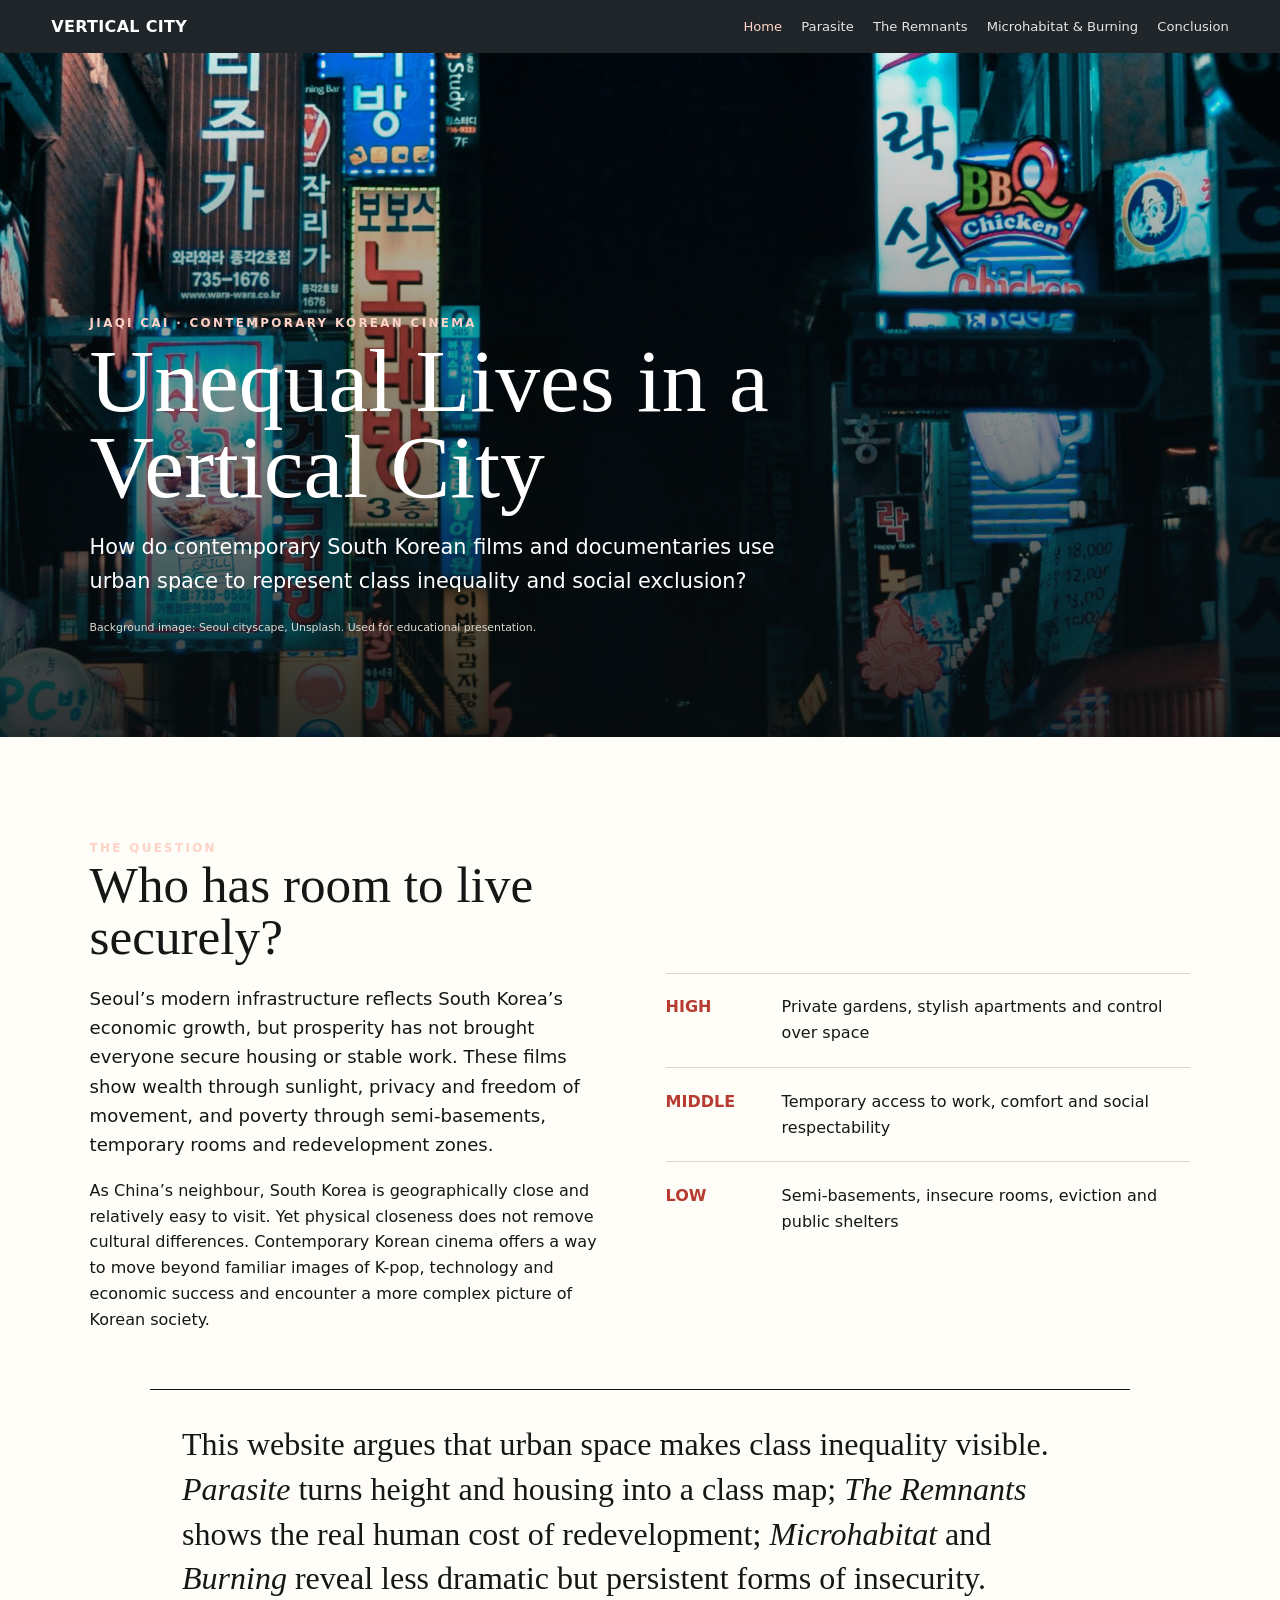
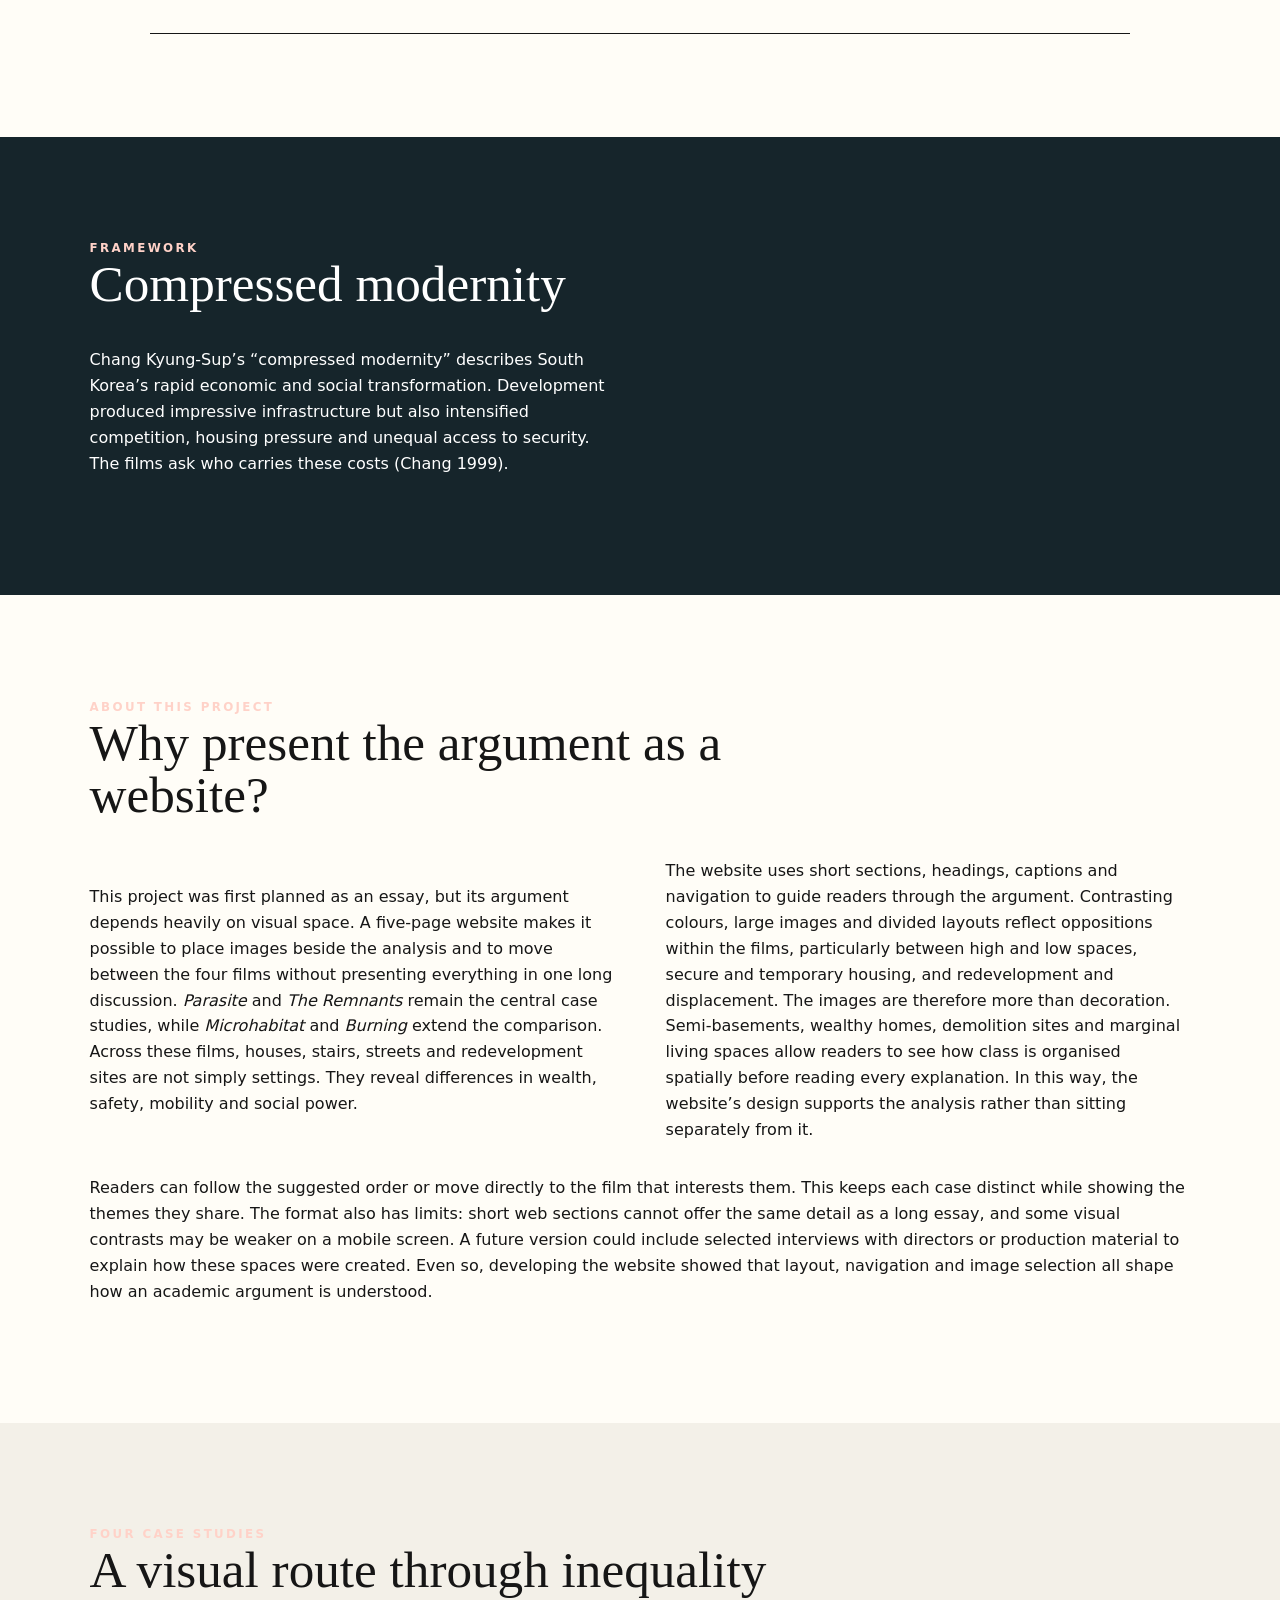
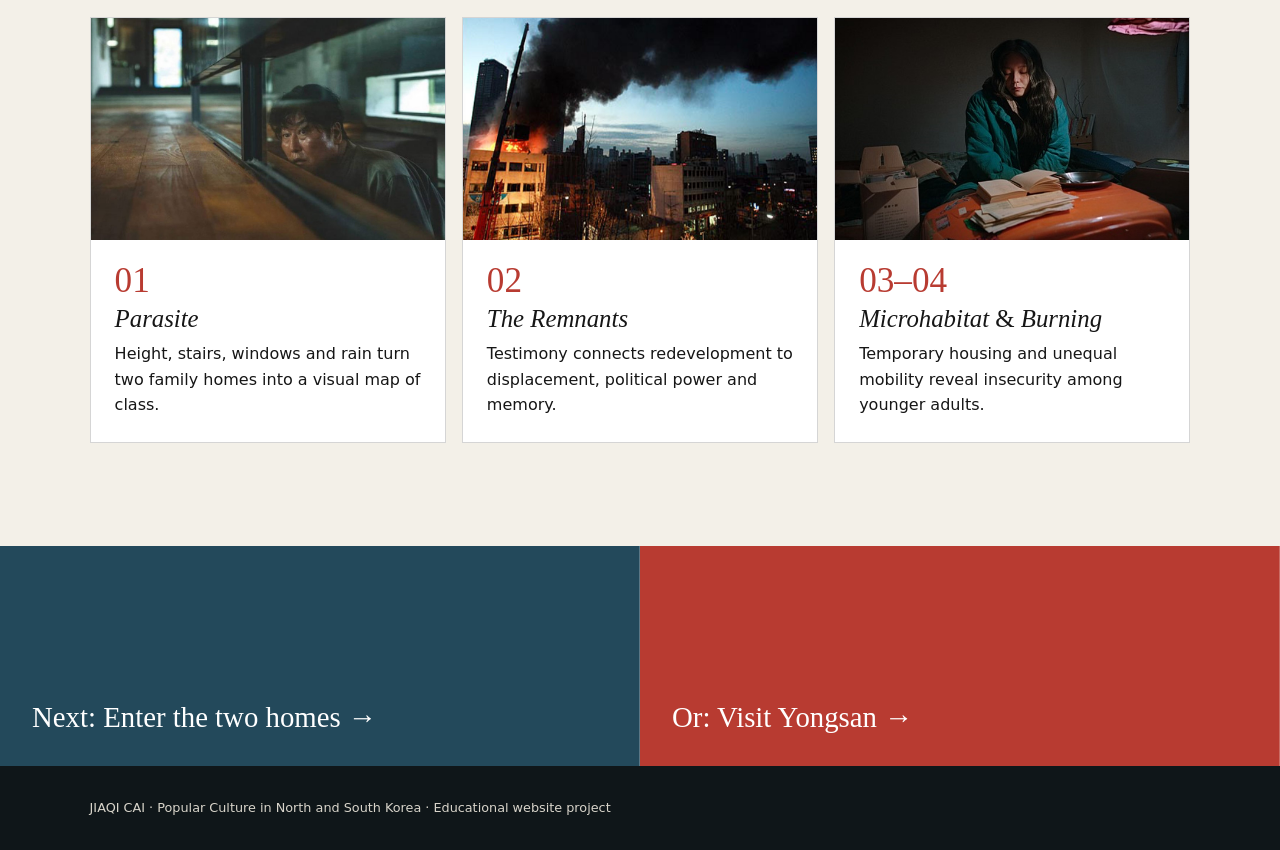
<file: index.html>
<!doctype html>
<html lang="en">
<head>
  <meta charset="utf-8"><meta name="viewport" content="width=device-width, initial-scale=1">
  <title>Unequal Lives in a Vertical City</title>
  <meta name="description" content="Class and urban space in contemporary South Korean cinema.">
  <link rel="stylesheet" href="styles.css"><script src="script.js" defer></script>
</head>
<body>
<header class="site-header"><a class="brand" href="index.html">VERTICAL CITY</a><button class="nav-toggle" aria-expanded="false" aria-label="Open navigation">☰</button><nav><a aria-current="page" href="index.html">Home</a><a href="parasite.html">Parasite</a><a href="remnants.html">The Remnants</a><a href="comparisons.html">Microhabitat &amp; Burning</a><a href="conclusion.html">Conclusion</a></nav></header>
<main>
  <section class="hero"><div><div class="eyebrow">Jiaqi Cai · Contemporary Korean Cinema</div><h1>Unequal Lives in a Vertical City</h1><p>How do contemporary South Korean films and documentaries use urban space to represent class inequality and social exclusion?</p><p class="hero-credit">Background image: Seoul cityscape, Unsplash. Used for educational presentation.</p></div></section>

  <section class="section light reveal"><div class="grid-2"><div><div class="eyebrow">The question</div><h2 class="section-title">Who has room to live securely?</h2><p class="lead">Seoul’s modern infrastructure reflects South Korea’s economic growth, but prosperity has not brought everyone secure housing or stable work. These films show wealth through sunlight, privacy and freedom of movement, and poverty through semi-basements, temporary rooms and redevelopment zones.</p><p>As China’s neighbour, South Korea is geographically close and relatively easy to visit. Yet physical closeness does not remove cultural differences. Contemporary Korean cinema offers a way to move beyond familiar images of K-pop, technology and economic success and encounter a more complex picture of Korean society.</p></div><div class="vertical-map"><div class="level"><strong>HIGH</strong><span>Private gardens, stylish apartments and control over space</span></div><div class="level"><strong>MIDDLE</strong><span>Temporary access to work, comfort and social respectability</span></div><div class="level"><strong>LOW</strong><span>Semi-basements, insecure rooms, eviction and public shelters</span></div></div></div>
    <div class="thesis">This website argues that urban space makes class inequality visible. <em>Parasite</em> turns height and housing into a class map; <em>The Remnants</em> shows the real human cost of redevelopment; <em>Microhabitat</em> and <em>Burning</em> reveal less dramatic but persistent forms of insecurity.</div>
  </section>

  <section class="section dark reveal"><div class="eyebrow">Framework</div><h2 class="section-title">Compressed modernity</h2><div class="grid-2"><p>Chang Kyung-Sup’s “compressed modernity” describes South Korea’s rapid economic and social transformation. Development produced impressive infrastructure but also intensified competition, housing pressure and unequal access to security. The films ask who carries these costs (Chang 1999).</p></div></section>

  <section class="section light reveal"><div class="eyebrow">About this project</div><h2 class="section-title">Why present the argument as a website?</h2><div class="grid-2"><p>This project was first planned as an essay, but its argument depends heavily on visual space. A five-page website makes it possible to place images beside the analysis and to move between the four films without presenting everything in one long discussion. <em>Parasite</em> and <em>The Remnants</em> remain the central case studies, while <em>Microhabitat</em> and <em>Burning</em> extend the comparison. Across these films, houses, stairs, streets and redevelopment sites are not simply settings. They reveal differences in wealth, safety, mobility and social power.</p><p>The website uses short sections, headings, captions and navigation to guide readers through the argument. Contrasting colours, large images and divided layouts reflect oppositions within the films, particularly between high and low spaces, secure and temporary housing, and redevelopment and displacement. The images are therefore more than decoration. Semi-basements, wealthy homes, demolition sites and marginal living spaces allow readers to see how class is organised spatially before reading every explanation. In this way, the website’s design supports the analysis rather than sitting separately from it.</p></div><p>Readers can follow the suggested order or move directly to the film that interests them. This keeps each case distinct while showing the themes they share. The format also has limits: short web sections cannot offer the same detail as a long essay, and some visual contrasts may be weaker on a mobile screen. A future version could include selected interviews with directors or production material to explain how these spaces were created. Even so, developing the website showed that layout, navigation and image selection all shape how an academic argument is understood.</p></section>

  <section class="section reveal"><div class="eyebrow">Four case studies</div><h2 class="section-title">A visual route through inequality</h2><div class="grid-3 case-grid"><a class="case-card" href="parasite.html"><img src="parasite-architecture.jpg" alt="A lower-level interior in Parasite"><div class="case-copy"><span class="number">01</span><h3><em>Parasite</em></h3><p>Height, stairs, windows and rain turn two family homes into a visual map of class.</p></div></a><a class="case-card" href="remnants.html"><img src="yongsan-redevelopment.jpg" alt="The Yongsan redevelopment site"><div class="case-copy"><span class="number">02</span><h3><em>The Remnants</em></h3><p>Testimony connects redevelopment to displacement, political power and memory.</p></div></a><a class="case-card" href="comparisons.html"><img src="microhabitat-miso.jpg" alt="Miso in temporary accommodation in Microhabitat"><div class="case-copy"><span class="number">03–04</span><h3><em>Microhabitat</em> &amp; <em>Burning</em></h3><p>Temporary housing and unequal mobility reveal insecurity among younger adults.</p></div></a></div></section>
  <div class="page-links"><a href="parasite.html"><span>Next: Enter the two homes →</span></a><a href="remnants.html"><span>Or: Visit Yongsan →</span></a></div>
</main>
<footer>JIAQI CAI · Popular Culture in North and South Korea · Educational website project</footer>
</body></html>
</file>
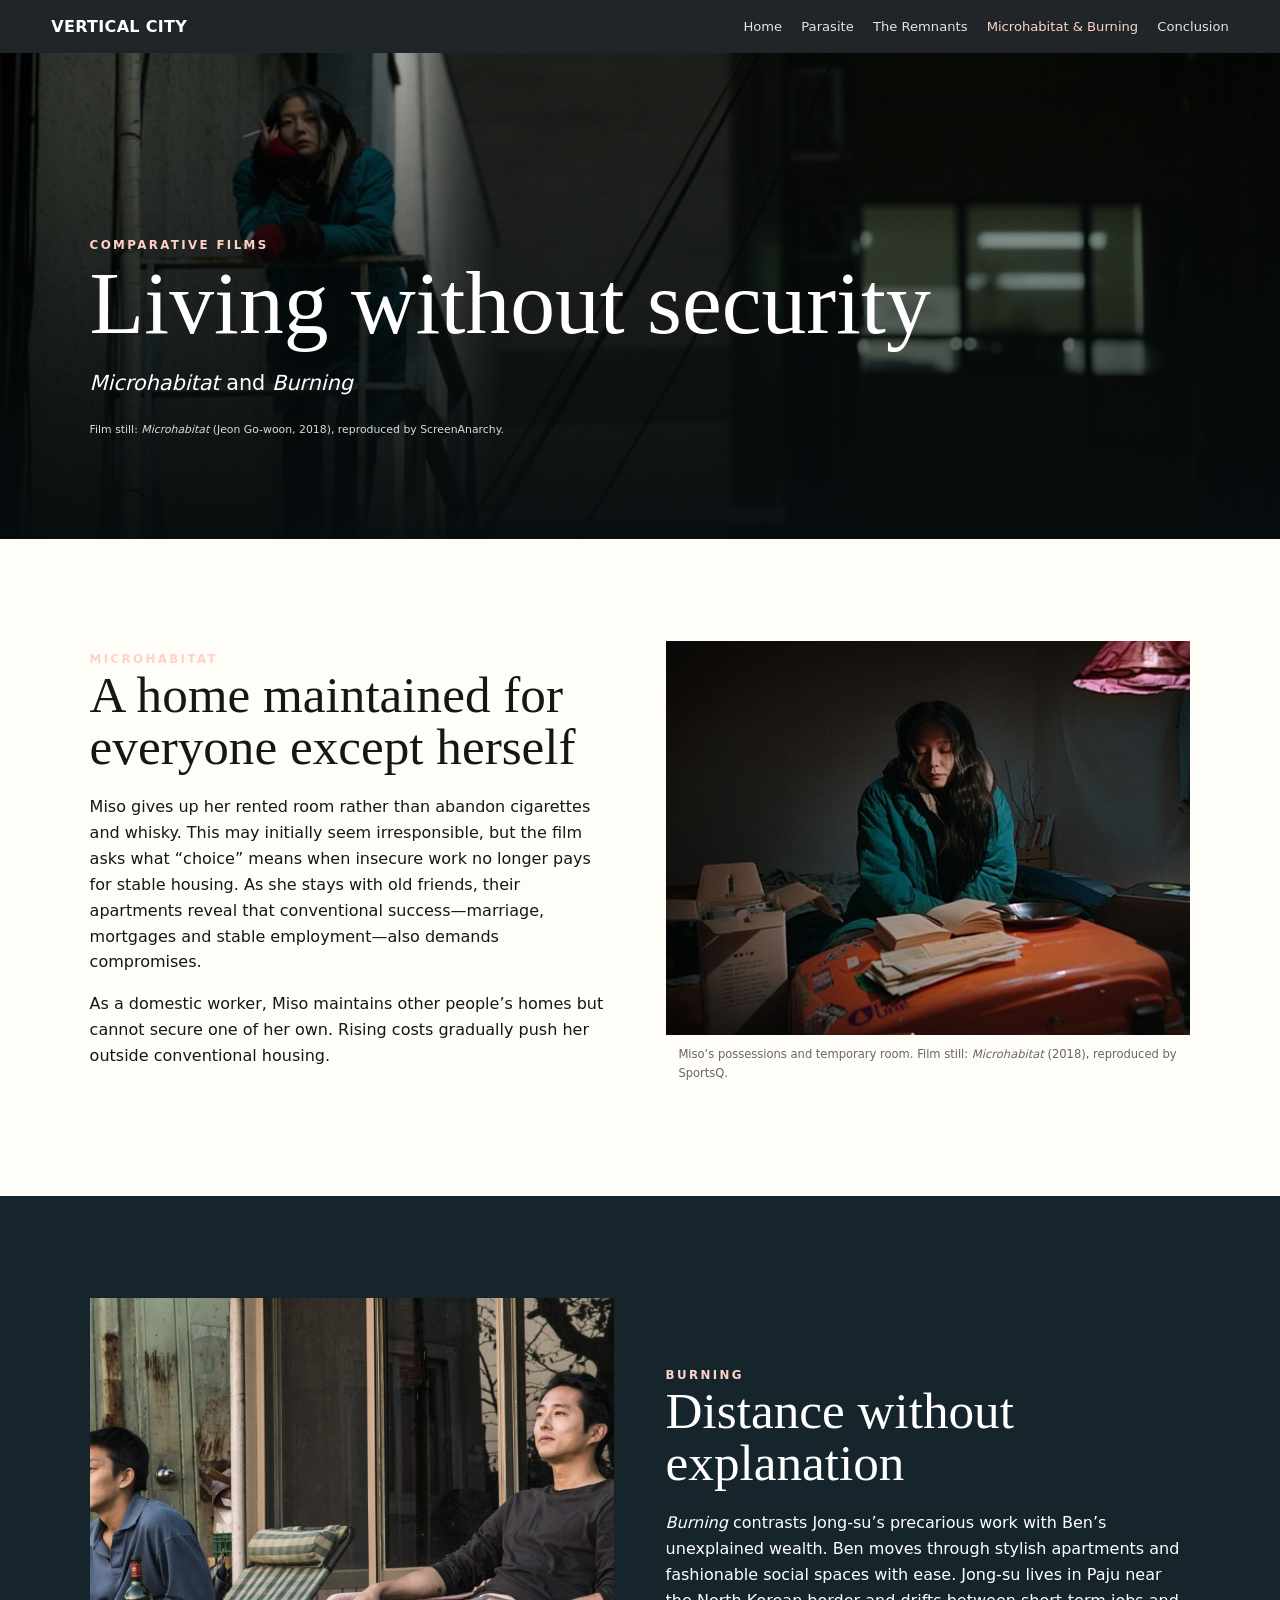
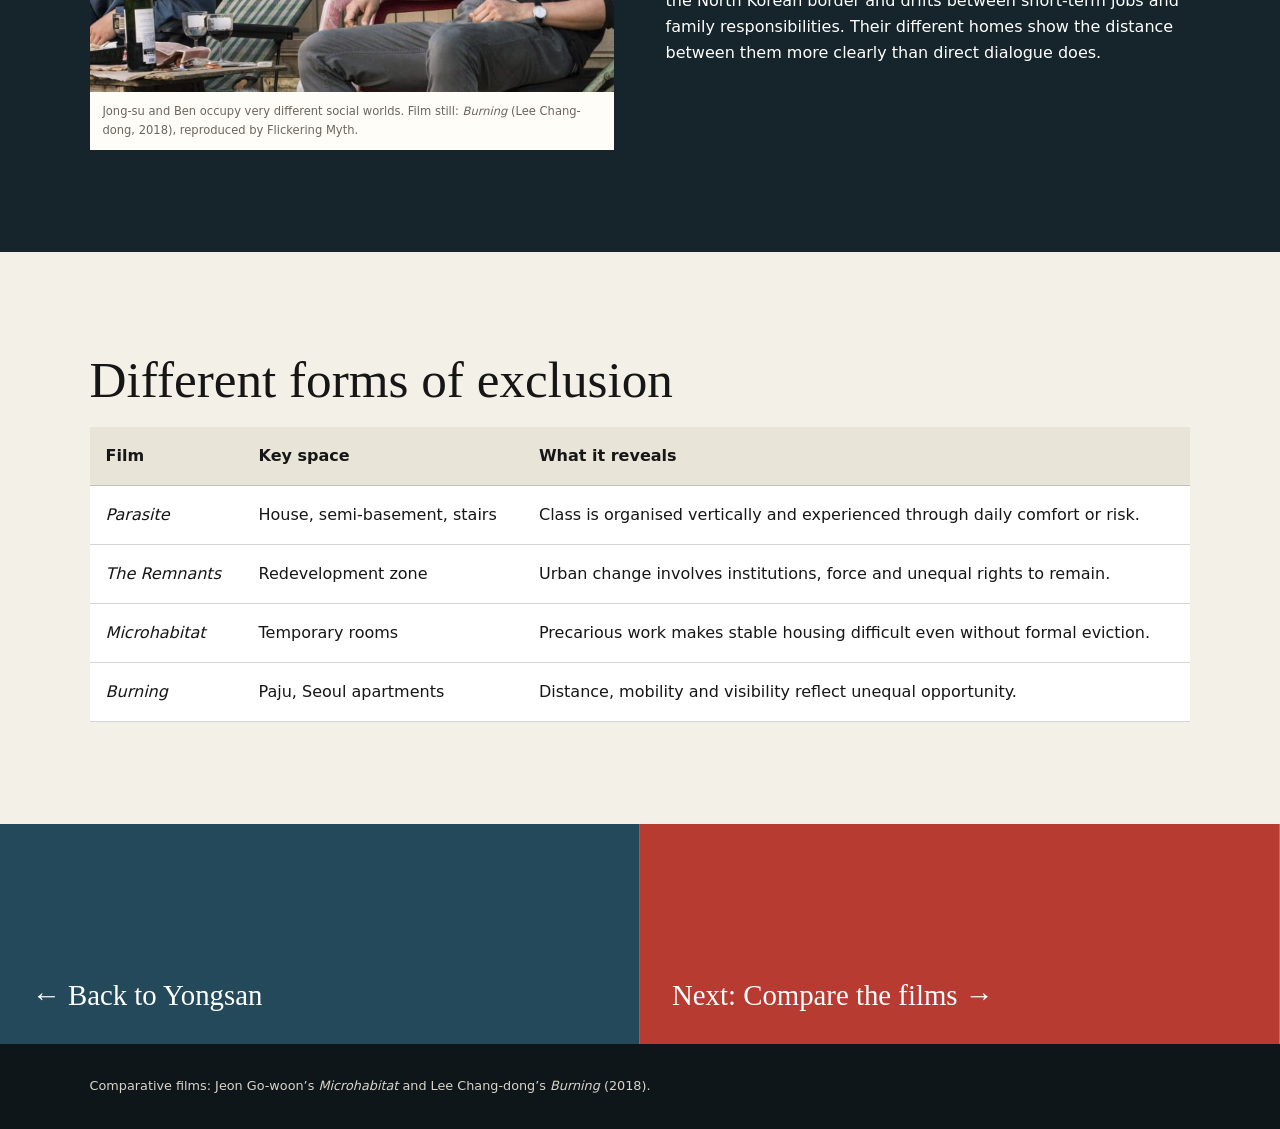
<file: comparisons.html>
<!doctype html><html lang="en"><head><meta charset="utf-8"><meta name="viewport" content="width=device-width, initial-scale=1"><title>Microhabitat &amp; Burning | Vertical City</title><link rel="stylesheet" href="styles.css"><script src="script.js" defer></script></head><body>
<header class="site-header"><a class="brand" href="index.html">VERTICAL CITY</a><button class="nav-toggle" aria-expanded="false" aria-label="Open navigation">☰</button><nav><a href="index.html">Home</a><a href="parasite.html">Parasite</a><a href="remnants.html">The Remnants</a><a aria-current="page" href="comparisons.html">Microhabitat &amp; Burning</a><a href="conclusion.html">Conclusion</a></nav></header>
<main><section class="hero small compare"><div><div class="eyebrow">Comparative films</div><h1>Living without security</h1><p><em>Microhabitat</em> and <em>Burning</em></p><p class="hero-credit">Film still: <em>Microhabitat</em> (Jeon Go-woon, 2018), reproduced by ScreenAnarchy.</p></div></section>
<section class="section light reveal"><div class="grid-2"><div><div class="eyebrow">Microhabitat</div><h2 class="section-title">A home maintained for everyone except herself</h2><p>Miso gives up her rented room rather than abandon cigarettes and whisky. This may initially seem irresponsible, but the film asks what “choice” means when insecure work no longer pays for stable housing. As she stays with old friends, their apartments reveal that conventional success—marriage, mortgages and stable employment—also demands compromises.</p><p>As a domestic worker, Miso maintains other people’s homes but cannot secure one of her own. Rising costs gradually push her outside conventional housing.</p></div><figure class="image-card"><img src="microhabitat-miso.jpg" alt="Miso sitting on a suitcase in Microhabitat"><figcaption>Miso’s possessions and temporary room. Film still: <em>Microhabitat</em> (2018), reproduced by SportsQ.</figcaption></figure></div></section>
<section class="section dark reveal"><div class="grid-2"><figure class="image-card"><img src="burning.jpg" alt="Jong-su and Ben outside a rural house in Burning"><figcaption>Jong-su and Ben occupy very different social worlds. Film still: <em>Burning</em> (Lee Chang-dong, 2018), reproduced by Flickering Myth.</figcaption></figure><div><div class="eyebrow">Burning</div><h2 class="section-title">Distance without explanation</h2><p><em>Burning</em> contrasts Jong-su’s precarious work with Ben’s unexplained wealth. Ben moves through stylish apartments and fashionable social spaces with ease. Jong-su lives in Paju near the North Korean border and drifts between short-term jobs and family responsibilities. Their different homes show the distance between them more clearly than direct dialogue does.</p></div></div></section>
<section class="section reveal"><h2 class="section-title">Different forms of exclusion</h2><table class="compare-table"><thead><tr><th>Film</th><th>Key space</th><th>What it reveals</th></tr></thead><tbody><tr><td><em>Parasite</em></td><td>House, semi-basement, stairs</td><td>Class is organised vertically and experienced through daily comfort or risk.</td></tr><tr><td><em>The Remnants</em></td><td>Redevelopment zone</td><td>Urban change involves institutions, force and unequal rights to remain.</td></tr><tr><td><em>Microhabitat</em></td><td>Temporary rooms</td><td>Precarious work makes stable housing difficult even without formal eviction.</td></tr><tr><td><em>Burning</em></td><td>Paju, Seoul apartments</td><td>Distance, mobility and visibility reflect unequal opportunity.</td></tr></tbody></table></section>
<div class="page-links"><a href="remnants.html"><span>← Back to Yongsan</span></a><a href="conclusion.html"><span>Next: Compare the films →</span></a></div></main><footer>Comparative films: Jeon Go-woon’s <em>Microhabitat</em> and Lee Chang-dong’s <em>Burning</em> (2018).</footer></body></html>
</file>
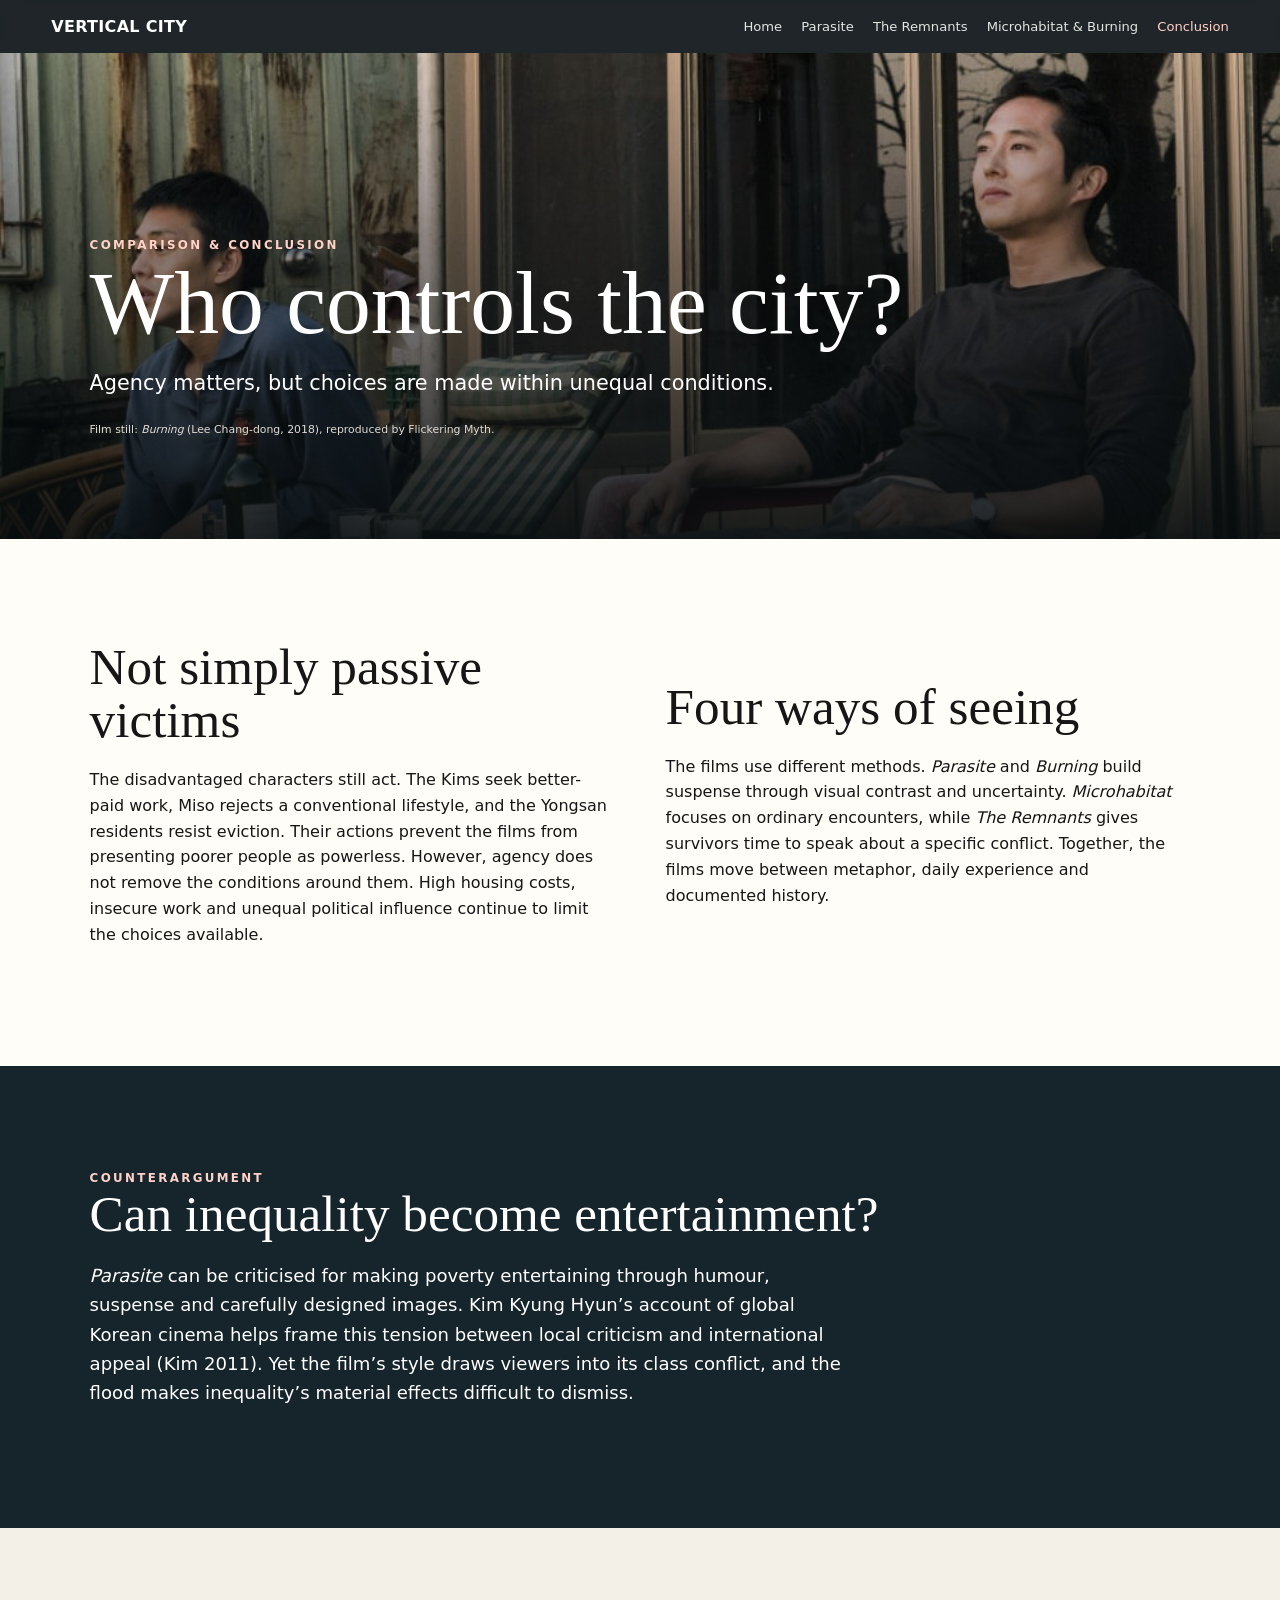
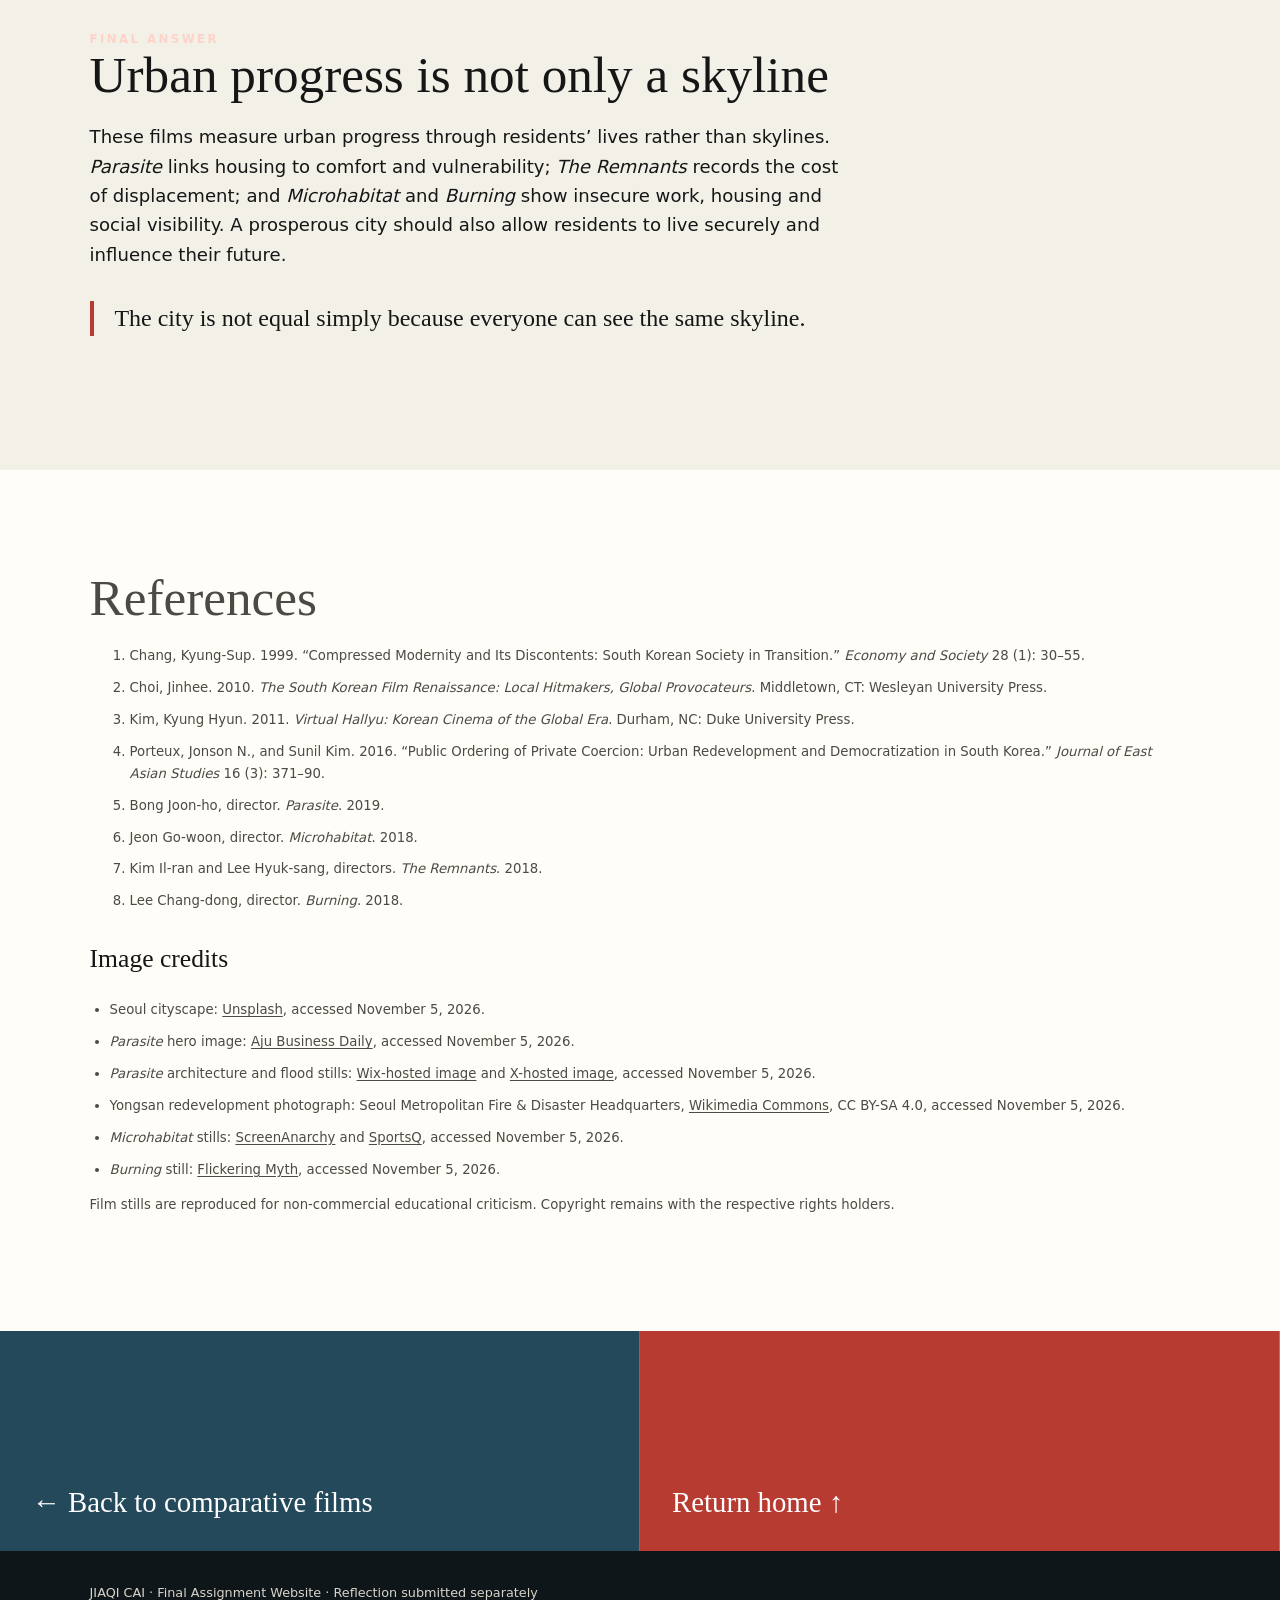
<file: conclusion.html>
<!doctype html><html lang="en"><head><meta charset="utf-8"><meta name="viewport" content="width=device-width, initial-scale=1"><title>Conclusion | Vertical City</title><link rel="stylesheet" href="styles.css"><script src="script.js" defer></script></head><body>
<header class="site-header"><a class="brand" href="index.html">VERTICAL CITY</a><button class="nav-toggle" aria-expanded="false" aria-label="Open navigation">☰</button><nav><a href="index.html">Home</a><a href="parasite.html">Parasite</a><a href="remnants.html">The Remnants</a><a href="comparisons.html">Microhabitat &amp; Burning</a><a aria-current="page" href="conclusion.html">Conclusion</a></nav></header>
<main><section class="hero small conclusion"><div><div class="eyebrow">Comparison & conclusion</div><h1>Who controls the city?</h1><p>Agency matters, but choices are made within unequal conditions.</p><p class="hero-credit">Film still: <em>Burning</em> (Lee Chang-dong, 2018), reproduced by Flickering Myth.</p></div></section>
<section class="section light reveal"><div class="grid-2"><div><h2 class="section-title">Not simply passive victims</h2><p>The disadvantaged characters still act. The Kims seek better-paid work, Miso rejects a conventional lifestyle, and the Yongsan residents resist eviction. Their actions prevent the films from presenting poorer people as powerless. However, agency does not remove the conditions around them. High housing costs, insecure work and unequal political influence continue to limit the choices available.</p></div><div><h2 class="section-title">Four ways of seeing</h2><p>The films use different methods. <em>Parasite</em> and <em>Burning</em> build suspense through visual contrast and uncertainty. <em>Microhabitat</em> focuses on ordinary encounters, while <em>The Remnants</em> gives survivors time to speak about a specific conflict. Together, the films move between metaphor, daily experience and documented history.</p></div></div></section>
<section class="section dark reveal"><div class="eyebrow">Counterargument</div><h2 class="section-title">Can inequality become entertainment?</h2><p class="lead"><em>Parasite</em> can be criticised for making poverty entertaining through humour, suspense and carefully designed images. Kim Kyung Hyun’s account of global Korean cinema helps frame this tension between local criticism and international appeal (Kim 2011). Yet the film’s style draws viewers into its class conflict, and the flood makes inequality’s material effects difficult to dismiss.</p></section>
<section class="section reveal"><div class="eyebrow">Final answer</div><h2 class="section-title">Urban progress is not only a skyline</h2><p class="lead">These films measure urban progress through residents’ lives rather than skylines. <em>Parasite</em> links housing to comfort and vulnerability; <em>The Remnants</em> records the cost of displacement; and <em>Microhabitat</em> and <em>Burning</em> show insecure work, housing and social visibility. A prosperous city should also allow residents to live securely and influence their future.</p><p class="quote">The city is not equal simply because everyone can see the same skyline.</p></section>
<section class="section light sources"><h2 class="section-title">References</h2><ol><li>Chang, Kyung-Sup. 1999. “Compressed Modernity and Its Discontents: South Korean Society in Transition.” <em>Economy and Society</em> 28 (1): 30–55.</li><li>Choi, Jinhee. 2010. <em>The South Korean Film Renaissance: Local Hitmakers, Global Provocateurs</em>. Middletown, CT: Wesleyan University Press.</li><li>Kim, Kyung Hyun. 2011. <em>Virtual Hallyu: Korean Cinema of the Global Era</em>. Durham, NC: Duke University Press.</li><li>Porteux, Jonson N., and Sunil Kim. 2016. “Public Ordering of Private Coercion: Urban Redevelopment and Democratization in South Korea.” <em>Journal of East Asian Studies</em> 16 (3): 371–90.</li><li>Bong Joon-ho, director. <em>Parasite</em>. 2019.</li><li>Jeon Go-woon, director. <em>Microhabitat</em>. 2018.</li><li>Kim Il-ran and Lee Hyuk-sang, directors. <em>The Remnants</em>. 2018.</li><li>Lee Chang-dong, director. <em>Burning</em>. 2018.</li></ol><h3>Image credits</h3><ul class="credit-list"><li>Seoul cityscape: <a href="https://images.unsplash.com/photo-1538485399081-7191377e8241" target="_blank" rel="noopener">Unsplash</a>, accessed November 5, 2026.</li><li><em>Parasite</em> hero image: <a href="https://image.ajunews.com/content/image/2020/02/18/20200218090333209700.jpg" target="_blank" rel="noopener">Aju Business Daily</a>, accessed November 5, 2026.</li><li><em>Parasite</em> architecture and flood stills: <a href="https://static.wixstatic.com/media/9da35e_54b3ae70d508402182d059721ba07f5d~mv2.jpg" target="_blank" rel="noopener">Wix-hosted image</a> and <a href="https://pbs.twimg.com/media/EO6RuIGWoAApB-e.jpg" target="_blank" rel="noopener">X-hosted image</a>, accessed November 5, 2026.</li><li>Yongsan redevelopment photograph: Seoul Metropolitan Fire &amp; Disaster Headquarters, <a href="https://commons.wikimedia.org/wiki/File:2009%EB%85%841%EC%9B%94_%EC%9A%A9%EC%82%B0%EA%B5%AC_%ED%95%9C%EA%B0%95%EB%A1%9C2%EA%B0%80_%EC%B2%A0%EA%B1%B0%ED%98%84%EC%9E%A5.jpg" target="_blank" rel="noopener">Wikimedia Commons</a>, CC BY-SA 4.0, accessed November 5, 2026.</li><li><em>Microhabitat</em> stills: <a href="https://screenanarchy.com/assets_c/2017/10/2017%20-%20Microhabitat-thumb-860xauto-68823.jpg" target="_blank" rel="noopener">ScreenAnarchy</a> and <a href="https://www.sportsq.co.kr/news/photo/201803/278458_268612_5738.jpg" target="_blank" rel="noopener">SportsQ</a>, accessed November 5, 2026.</li><li><em>Burning</em> still: <a href="https://www.flickeringmyth.com/wp-content/uploads/2019/02/burning-film.jpg" target="_blank" rel="noopener">Flickering Myth</a>, accessed November 5, 2026.</li></ul><p>Film stills are reproduced for non-commercial educational criticism. Copyright remains with the respective rights holders.</p></section>
<div class="page-links"><a href="comparisons.html"><span>← Back to comparative films</span></a><a href="index.html"><span>Return home ↑</span></a></div></main><footer>JIAQI CAI · Final Assignment Website · Reflection submitted separately</footer></body></html>
</file>
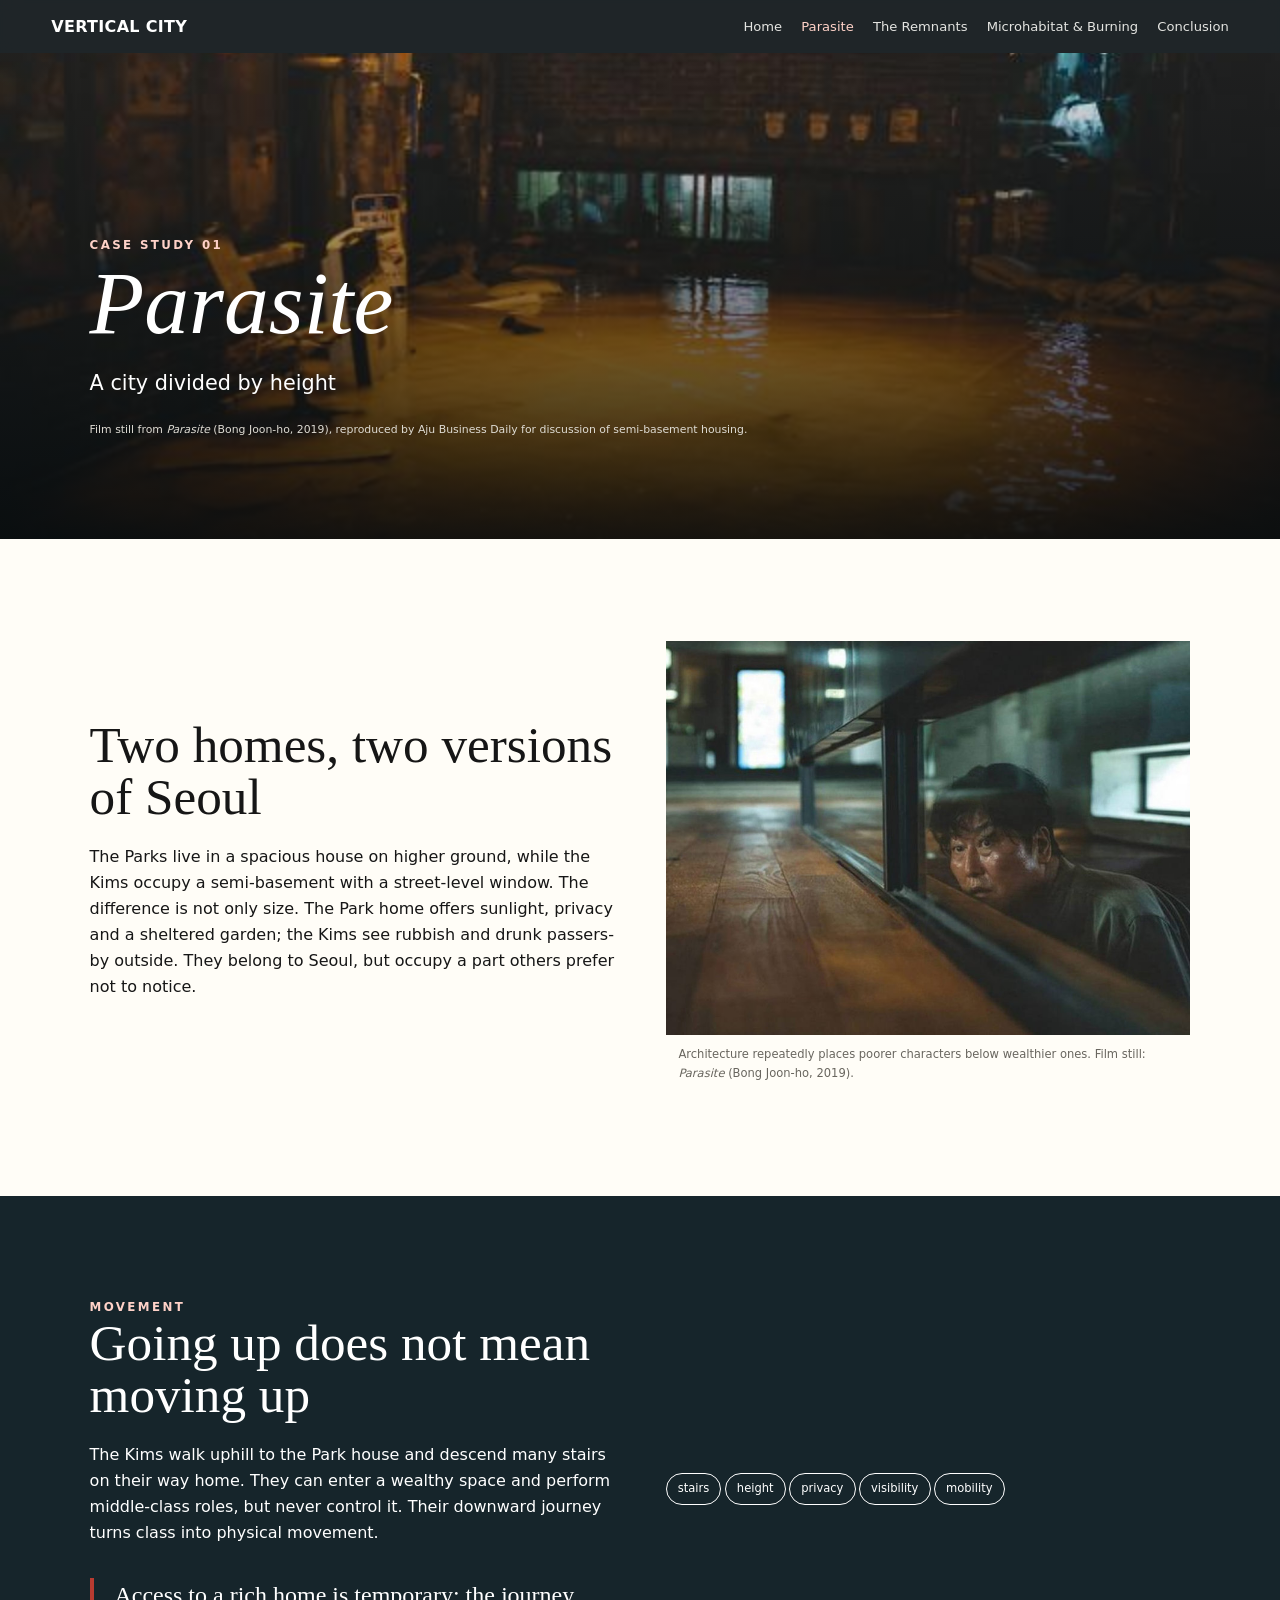
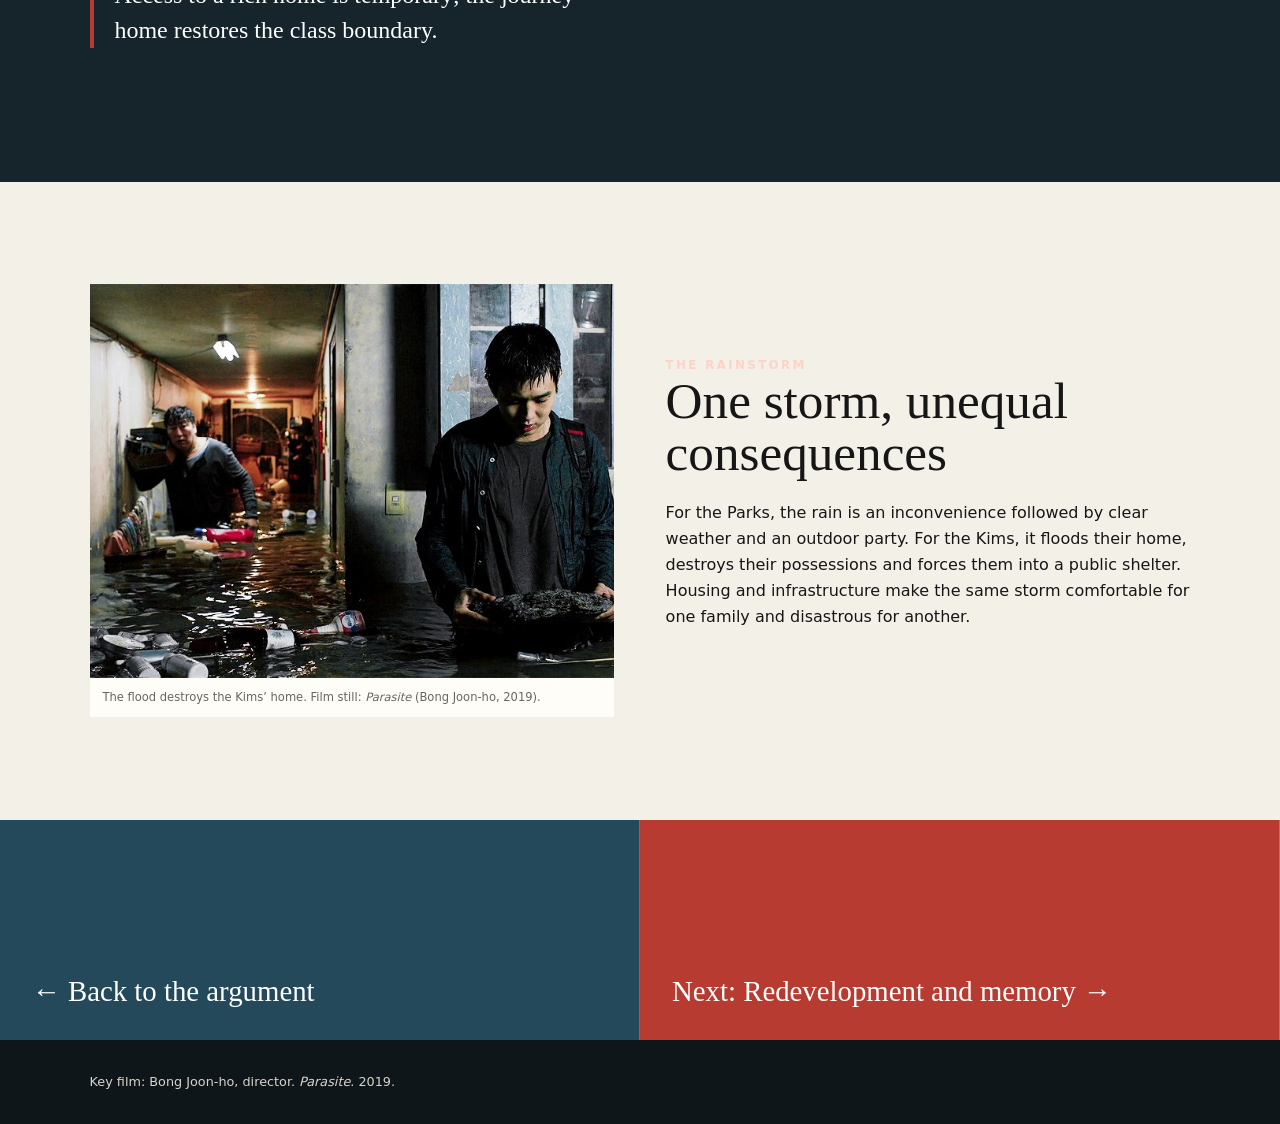
<file: parasite.html>
<!doctype html><html lang="en"><head><meta charset="utf-8"><meta name="viewport" content="width=device-width, initial-scale=1"><title>Parasite | Vertical City</title><link rel="stylesheet" href="styles.css"><script src="script.js" defer></script></head><body>
<header class="site-header"><a class="brand" href="index.html">VERTICAL CITY</a><button class="nav-toggle" aria-expanded="false" aria-label="Open navigation">☰</button><nav><a href="index.html">Home</a><a aria-current="page" href="parasite.html">Parasite</a><a href="remnants.html">The Remnants</a><a href="comparisons.html">Microhabitat &amp; Burning</a><a href="conclusion.html">Conclusion</a></nav></header>
<main><section class="hero small parasite"><div><div class="eyebrow">Case study 01</div><h1><em>Parasite</em></h1><p>A city divided by height</p><p class="hero-credit">Film still from <em>Parasite</em> (Bong Joon-ho, 2019), reproduced by Aju Business Daily for discussion of semi-basement housing.</p></div></section>
<section class="section light reveal"><div class="grid-2"><div><h2 class="section-title">Two homes, two versions of Seoul</h2><p>The Parks live in a spacious house on higher ground, while the Kims occupy a semi-basement with a street-level window. The difference is not only size. The Park home offers sunlight, privacy and a sheltered garden; the Kims see rubbish and drunk passers-by outside. They belong to Seoul, but occupy a part others prefer not to notice.</p></div><figure class="image-card"><img src="parasite-architecture.jpg" alt="A character hidden below the floor level in Parasite"><figcaption>Architecture repeatedly places poorer characters below wealthier ones. Film still: <em>Parasite</em> (Bong Joon-ho, 2019).</figcaption></figure></div></section>
<section class="section dark reveal"><div class="grid-2"><div><div class="eyebrow">Movement</div><h2 class="section-title">Going up does not mean moving up</h2><p>The Kims walk uphill to the Park house and descend many stairs on their way home. They can enter a wealthy space and perform middle-class roles, but never control it. Their downward journey turns class into physical movement.</p><p class="quote">Access to a rich home is temporary; the journey home restores the class boundary.</p></div><div><span class="tag">stairs</span><span class="tag">height</span><span class="tag">privacy</span><span class="tag">visibility</span><span class="tag">mobility</span></div></div></section>
<section class="section reveal"><div class="grid-2"><figure class="image-card"><img src="parasite-flood.jpg" alt="The Kim family in a flooded semi-basement"><figcaption>The flood destroys the Kims’ home. Film still: <em>Parasite</em> (Bong Joon-ho, 2019).</figcaption></figure><div><div class="eyebrow">The rainstorm</div><h2 class="section-title">One storm, unequal consequences</h2><p>For the Parks, the rain is an inconvenience followed by clear weather and an outdoor party. For the Kims, it floods their home, destroys their possessions and forces them into a public shelter. Housing and infrastructure make the same storm comfortable for one family and disastrous for another.</p></div></div></section>
<div class="page-links"><a href="index.html"><span>← Back to the argument</span></a><a href="remnants.html"><span>Next: Redevelopment and memory →</span></a></div></main><footer>Key film: Bong Joon-ho, director. <em>Parasite</em>. 2019.</footer></body></html>
</file>
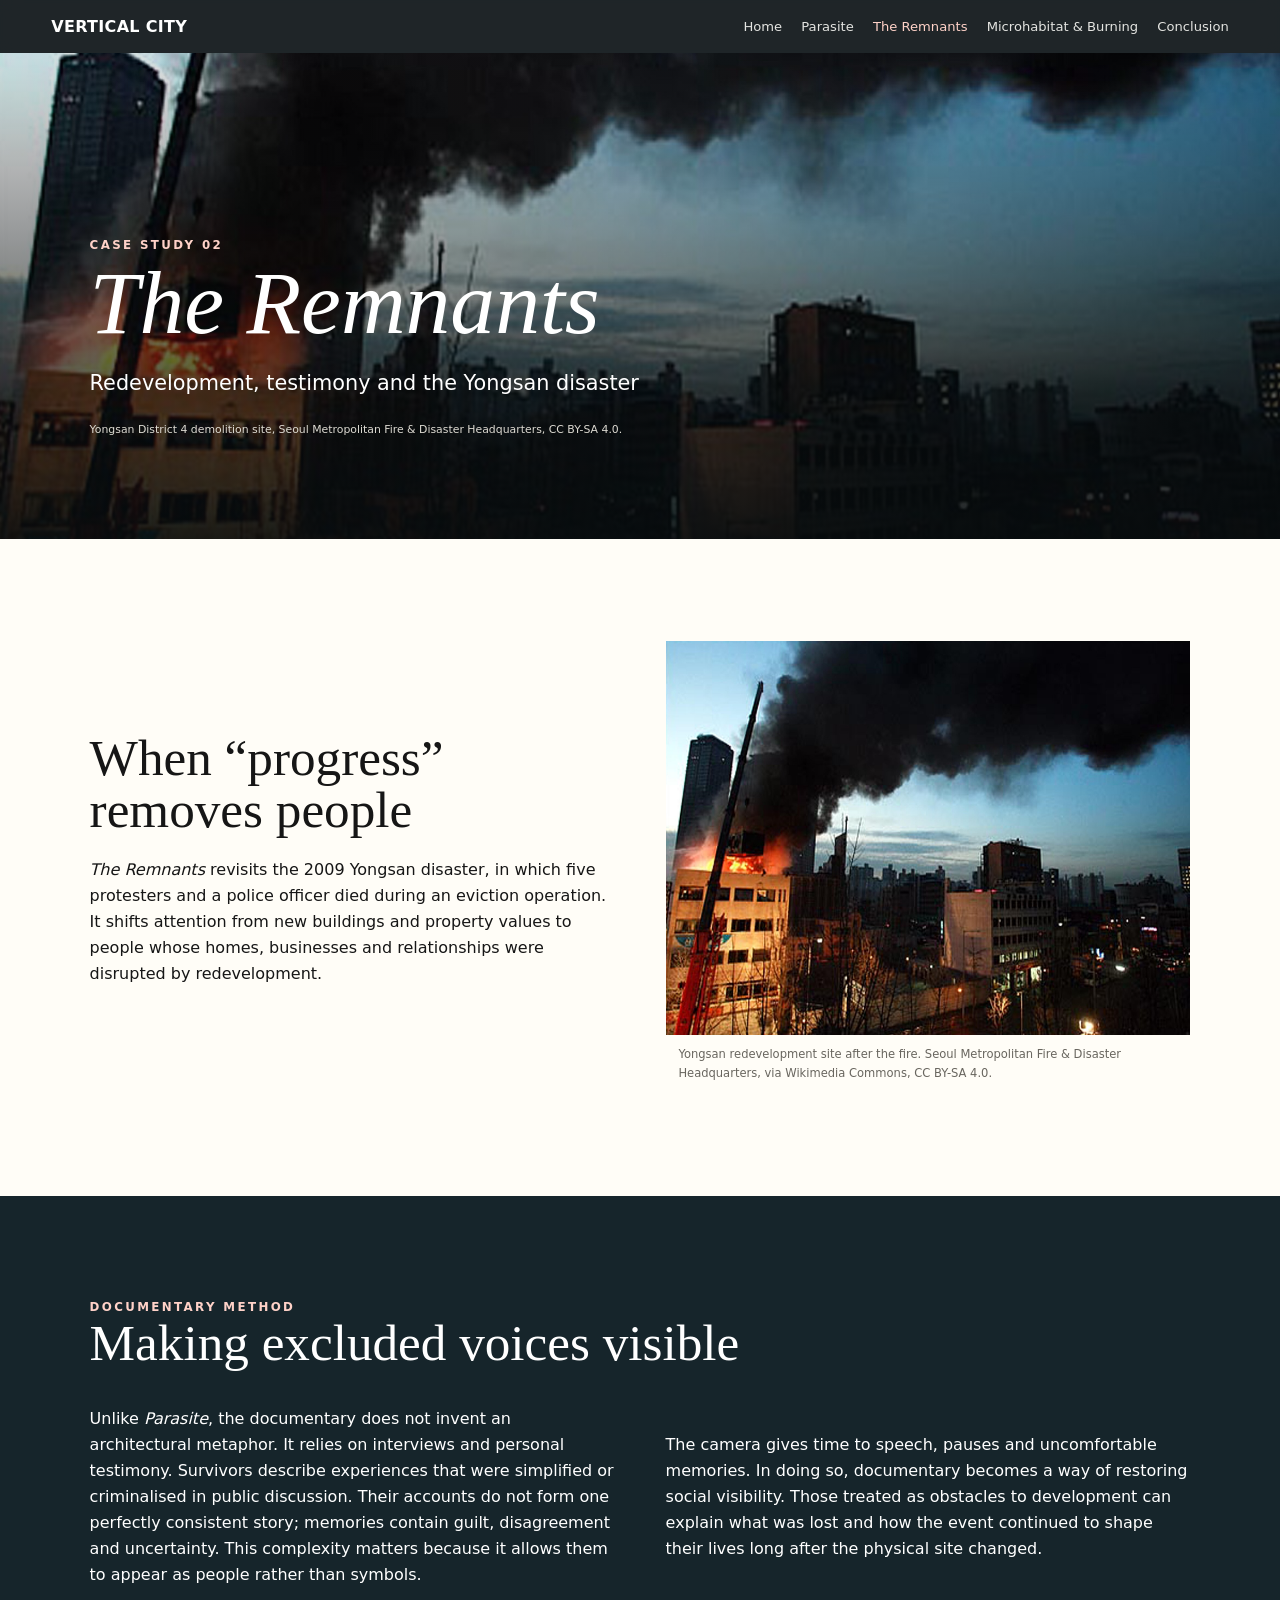
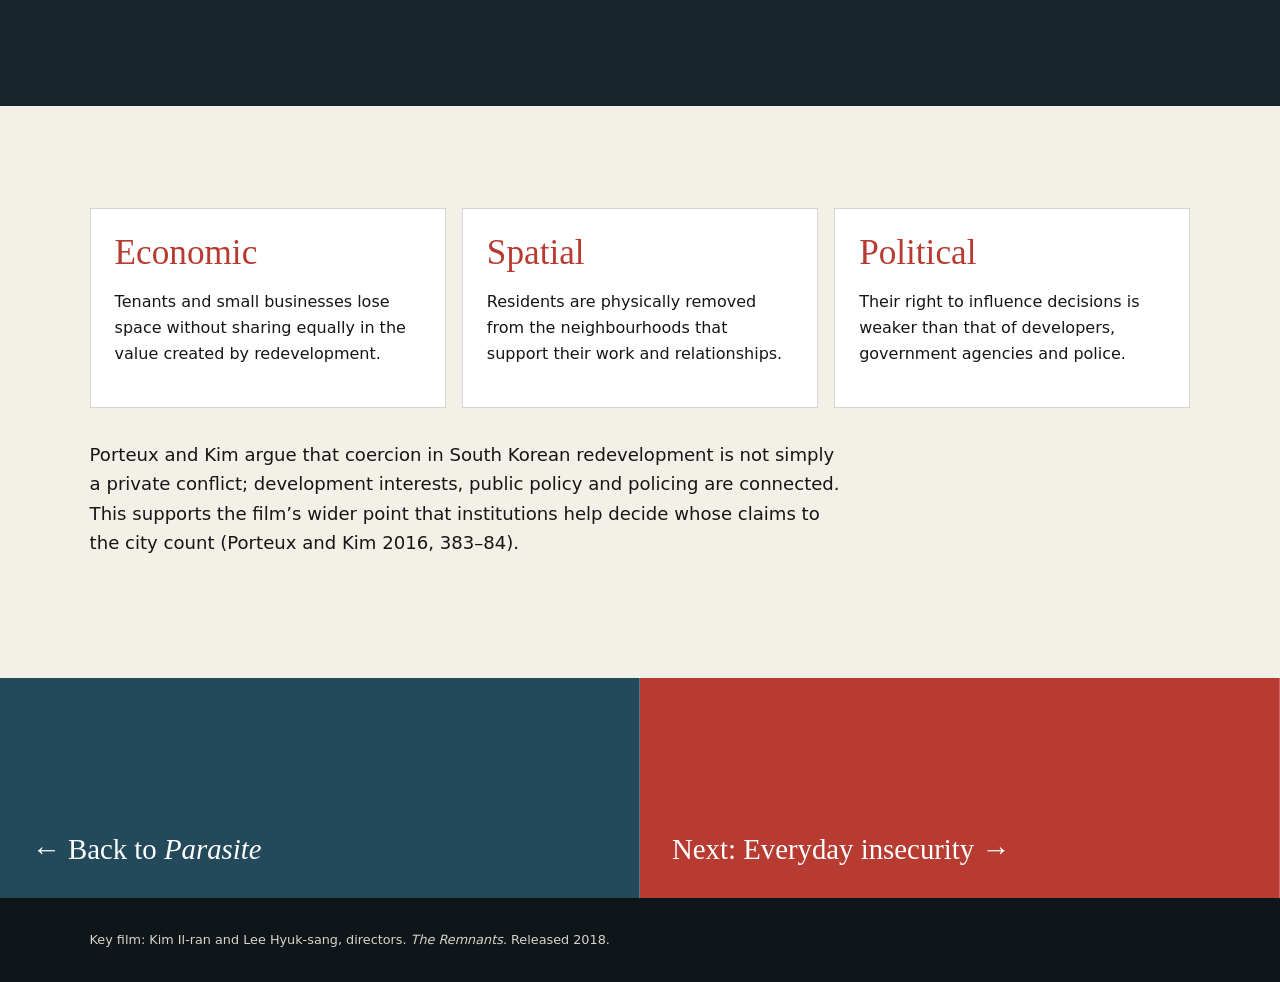
<file: remnants.html>
<!doctype html><html lang="en"><head><meta charset="utf-8"><meta name="viewport" content="width=device-width, initial-scale=1"><title>The Remnants | Vertical City</title><link rel="stylesheet" href="styles.css"><script src="script.js" defer></script></head><body>
<header class="site-header"><a class="brand" href="index.html">VERTICAL CITY</a><button class="nav-toggle" aria-expanded="false" aria-label="Open navigation">☰</button><nav><a href="index.html">Home</a><a href="parasite.html">Parasite</a><a aria-current="page" href="remnants.html">The Remnants</a><a href="comparisons.html">Microhabitat &amp; Burning</a><a href="conclusion.html">Conclusion</a></nav></header>
<main><section class="hero small remnants"><div><div class="eyebrow">Case study 02</div><h1><em>The Remnants</em></h1><p>Redevelopment, testimony and the Yongsan disaster</p><p class="hero-credit">Yongsan District 4 demolition site, Seoul Metropolitan Fire & Disaster Headquarters, CC BY-SA 4.0.</p></div></section>
<section class="section light reveal"><div class="grid-2"><div><h2 class="section-title">When “progress” removes people</h2><p><em>The Remnants</em> revisits the 2009 Yongsan disaster, in which five protesters and a police officer died during an eviction operation. It shifts attention from new buildings and property values to people whose homes, businesses and relationships were disrupted by redevelopment.</p></div><figure class="image-card"><img src="yongsan-redevelopment.jpg" alt="Yongsan demolition site after the 2009 fire"><figcaption>Yongsan redevelopment site after the fire. Seoul Metropolitan Fire & Disaster Headquarters, via Wikimedia Commons, CC BY-SA 4.0.</figcaption></figure></div></section>
<section class="section dark reveal"><div class="eyebrow">Documentary method</div><h2 class="section-title">Making excluded voices visible</h2><div class="grid-2"><p>Unlike <em>Parasite</em>, the documentary does not invent an architectural metaphor. It relies on interviews and personal testimony. Survivors describe experiences that were simplified or criminalised in public discussion. Their accounts do not form one perfectly consistent story; memories contain guilt, disagreement and uncertainty. This complexity matters because it allows them to appear as people rather than symbols.</p><p>The camera gives time to speech, pauses and uncomfortable memories. In doing so, documentary becomes a way of restoring social visibility. Those treated as obstacles to development can explain what was lost and how the event continued to shape their lives long after the physical site changed.</p></div></section>
<section class="section reveal"><div class="grid-3"><div class="card"><span class="number">Economic</span><p>Tenants and small businesses lose space without sharing equally in the value created by redevelopment.</p></div><div class="card"><span class="number">Spatial</span><p>Residents are physically removed from the neighbourhoods that support their work and relationships.</p></div><div class="card"><span class="number">Political</span><p>Their right to influence decisions is weaker than that of developers, government agencies and police.</p></div></div><p class="lead" style="margin-top:2rem">Porteux and Kim argue that coercion in South Korean redevelopment is not simply a private conflict; development interests, public policy and policing are connected. This supports the film’s wider point that institutions help decide whose claims to the city count (Porteux and Kim 2016, 383–84).</p></section>
<div class="page-links"><a href="parasite.html"><span>← Back to <em>Parasite</em></span></a><a href="comparisons.html"><span>Next: Everyday insecurity →</span></a></div></main><footer>Key film: Kim Il-ran and Lee Hyuk-sang, directors. <em>The Remnants</em>. Released 2018.</footer></body></html>
</file>
<file: styles.css>
:root {
  --ink: #161616;
  --paper: #f3f0e8;
  --cream: #fffdf7;
  --red: #b83b31;
  --blue: #23495b;
  --muted: #69665f;
  --line: rgba(22,22,22,.18);
}

* { box-sizing: border-box; }
html { scroll-behavior: smooth; }
body {
  margin: 0;
  color: var(--ink);
  background: var(--paper);
  font-family: Inter, ui-sans-serif, system-ui, -apple-system, BlinkMacSystemFont, "Segoe UI", sans-serif;
  line-height: 1.62;
}
a { color: inherit; }
img { display: block; width: 100%; }

.site-header {
  position: sticky;
  top: 0;
  z-index: 20;
  display: flex;
  align-items: center;
  justify-content: space-between;
  gap: 2rem;
  padding: .85rem clamp(1rem, 4vw, 4rem);
  color: white;
  background: rgba(15, 22, 25, .93);
  backdrop-filter: blur(10px);
}
.brand { text-decoration: none; font-weight: 800; letter-spacing: .02em; }
.nav-toggle { display: none; border: 0; background: transparent; color: white; font-size: 1.4rem; }
nav { display: flex; gap: 1.2rem; }
nav a { text-decoration: none; font-size: .82rem; color: #e4e4e1; }
nav a:hover, nav a[aria-current="page"] { color: #ffd2c8; }

.hero {
  min-height: 76vh;
  display: grid;
  align-items: end;
  padding: clamp(2rem, 7vw, 7rem);
  color: white;
  background:
    linear-gradient(0deg, rgba(7,12,14,.86), rgba(7,12,14,.08)),
    url('homepage-seoul.jpg') center/cover;
}
.hero.small { min-height: 54vh; }
.hero.parasite { background-image: linear-gradient(0deg, rgba(7,12,14,.9), rgba(7,12,14,.08)), url('parasite-hero.jpg'); }
.hero.remnants { background-image: linear-gradient(0deg, rgba(7,12,14,.92), rgba(7,12,14,.12)), url('yongsan-redevelopment.jpg'); }
.hero.compare { background-image: linear-gradient(0deg, rgba(7,12,14,.92), rgba(7,12,14,.05)), url('microhabitat-hero.jpg'); }
.hero.conclusion { background-image: linear-gradient(0deg, rgba(7,12,14,.9), rgba(7,12,14,.1)), url('burning.jpg'); }

.eyebrow { text-transform: uppercase; letter-spacing: .2em; font-size: .74rem; font-weight: 800; color: #ffd2c8; }
h1 { max-width: 900px; margin: .3rem 0 1rem; font-family: Georgia, serif; font-size: clamp(2.7rem, 7vw, 6.8rem); line-height: .96; font-weight: 500; }
.hero p { max-width: 700px; font-size: clamp(1rem, 1.7vw, 1.3rem); }
.hero-credit { font-size: .68rem !important; color: #dedbd3; }

main { overflow: hidden; }
.section { padding: clamp(3.5rem, 8vw, 7rem) clamp(1rem, 7vw, 7rem); }
.section.light { background: var(--cream); }
.section.dark { color: white; background: #16252b; }
.section-title { max-width: 800px; margin: 0 0 1.3rem; font: 500 clamp(2rem, 4vw, 4.4rem)/1.02 Georgia, serif; }
.lead { max-width: 760px; font-size: 1.13rem; }
.thesis {
  max-width: 980px;
  margin: 2.5rem auto 0;
  padding: 2rem;
  border-top: 1px solid currentColor;
  border-bottom: 1px solid currentColor;
  font: 400 clamp(1.35rem, 2.5vw, 2.1rem)/1.4 Georgia, serif;
}

.grid-2 { display: grid; grid-template-columns: repeat(2, minmax(0, 1fr)); gap: clamp(1.5rem, 4vw, 4rem); align-items: center; }
.grid-3 { display: grid; grid-template-columns: repeat(3, minmax(0, 1fr)); gap: 1rem; }
.card { padding: 1.5rem; background: white; border: 1px solid var(--line); }
.dark .card { background: rgba(255,255,255,.07); border-color: rgba(255,255,255,.2); }
.number { color: var(--red); font: 500 2.2rem Georgia, serif; }
.case-card { display: block; overflow: hidden; color: inherit; text-decoration: none; background: white; border: 1px solid var(--line); transition: transform .25s ease, box-shadow .25s ease; }
.case-card:hover, .case-card:focus-visible { transform: translateY(-4px); box-shadow: 0 14px 30px rgba(22,22,22,.14); }
.case-card:focus-visible { outline: 3px solid var(--red); outline-offset: 3px; }
.case-card img { aspect-ratio: 16/10; object-fit: cover; }
.case-copy { padding: 1.35rem 1.5rem 1.5rem; }
.case-copy h3 { margin: .2rem 0 .5rem; font: 500 1.55rem Georgia, serif; }
.case-copy p { margin: 0; }

.image-card { margin: 0; position: relative; overflow: hidden; background: #d4d0c8; }
.image-card img { aspect-ratio: 4/3; object-fit: cover; transition: transform .5s ease; }
.image-card:hover img { transform: scale(1.025); }
figcaption { padding: .65rem .8rem; font-size: .72rem; color: var(--muted); background: var(--cream); }
.photo-grid { display: grid; grid-template-columns: 1.25fr .75fr; gap: 1rem; }
.photo-grid figure:first-child { grid-row: span 2; }
.photo-grid figure:first-child img { height: 100%; min-height: 460px; }

.quote { margin: 2rem 0; padding-left: 1.3rem; border-left: 4px solid var(--red); font: 400 1.5rem/1.45 Georgia, serif; }
.tag { display: inline-block; margin: .25rem .2rem .25rem 0; padding: .35rem .7rem; border: 1px solid currentColor; border-radius: 999px; font-size: .72rem; }
.vertical-map { margin-top: 2.5rem; }
.level { display: grid; grid-template-columns: 100px 1fr; gap: 1rem; padding: 1.3rem 0; border-top: 1px solid var(--line); }
.level strong { color: var(--red); }

.compare-table { width: 100%; border-collapse: collapse; background: white; }
.compare-table th, .compare-table td { padding: 1rem; text-align: left; border-bottom: 1px solid var(--line); vertical-align: top; }
.compare-table th { background: #e9e4d8; }
.sources { font-size: .83rem; color: #4d4a45; }
.sources li { margin-bottom: .65rem; }
.sources h3 { margin-top: 2rem; font: 500 1.6rem Georgia, serif; color: var(--ink); }
.credit-list { padding-left: 1.25rem; }
.sources a { text-underline-offset: .16em; }

.page-links { display: grid; grid-template-columns: repeat(2, 1fr); }
.page-links a { min-height: 220px; display: flex; align-items: end; padding: 2rem; color: white; text-decoration: none; background: var(--blue); border-right: 1px solid rgba(255,255,255,.25); }
.page-links a:last-child { background: var(--red); }
.page-links span { font: 400 1.8rem Georgia, serif; }
footer { padding: 2rem clamp(1rem, 7vw, 7rem); color: #d8d4ca; background: #0f1619; font-size: .8rem; }

.reveal { opacity: 0; transform: translateY(18px); transition: opacity .65s ease, transform .65s ease; }
.reveal.visible { opacity: 1; transform: none; }

@media (max-width: 760px) {
  .nav-toggle { display: block; }
  nav { display: none; position: absolute; inset: 58px 0 auto; padding: 1rem; flex-direction: column; background: #0f1619; }
  nav.open { display: flex; }
  .grid-2, .grid-3, .photo-grid, .page-links { grid-template-columns: 1fr; }
  .photo-grid figure:first-child { grid-row: auto; }
  .photo-grid figure:first-child img { min-height: 0; }
  .hero { min-height: 68vh; }
  .compare-table { font-size: .82rem; }
  .compare-table th, .compare-table td { padding: .65rem; }
}

@media (prefers-reduced-motion: reduce) {
  * { scroll-behavior: auto !important; transition: none !important; }
  .reveal { opacity: 1; transform: none; }
}
</file>
